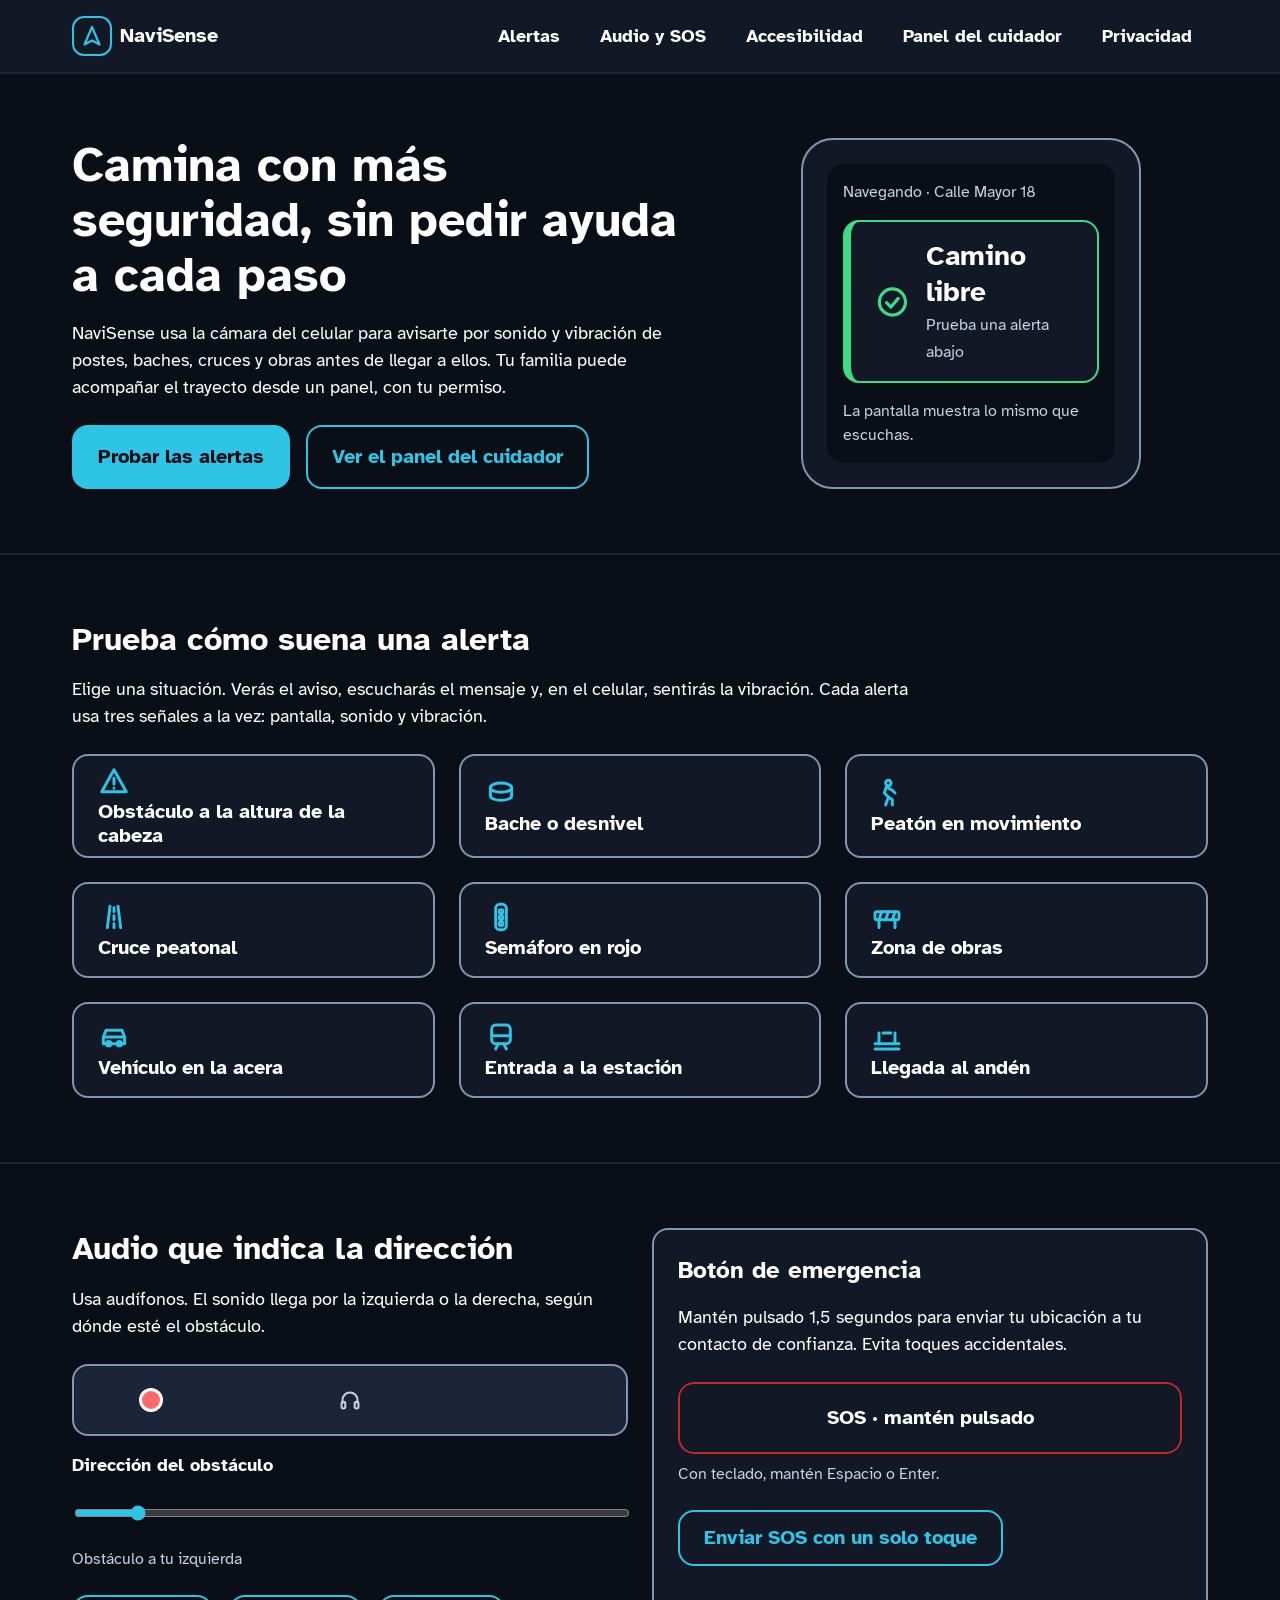
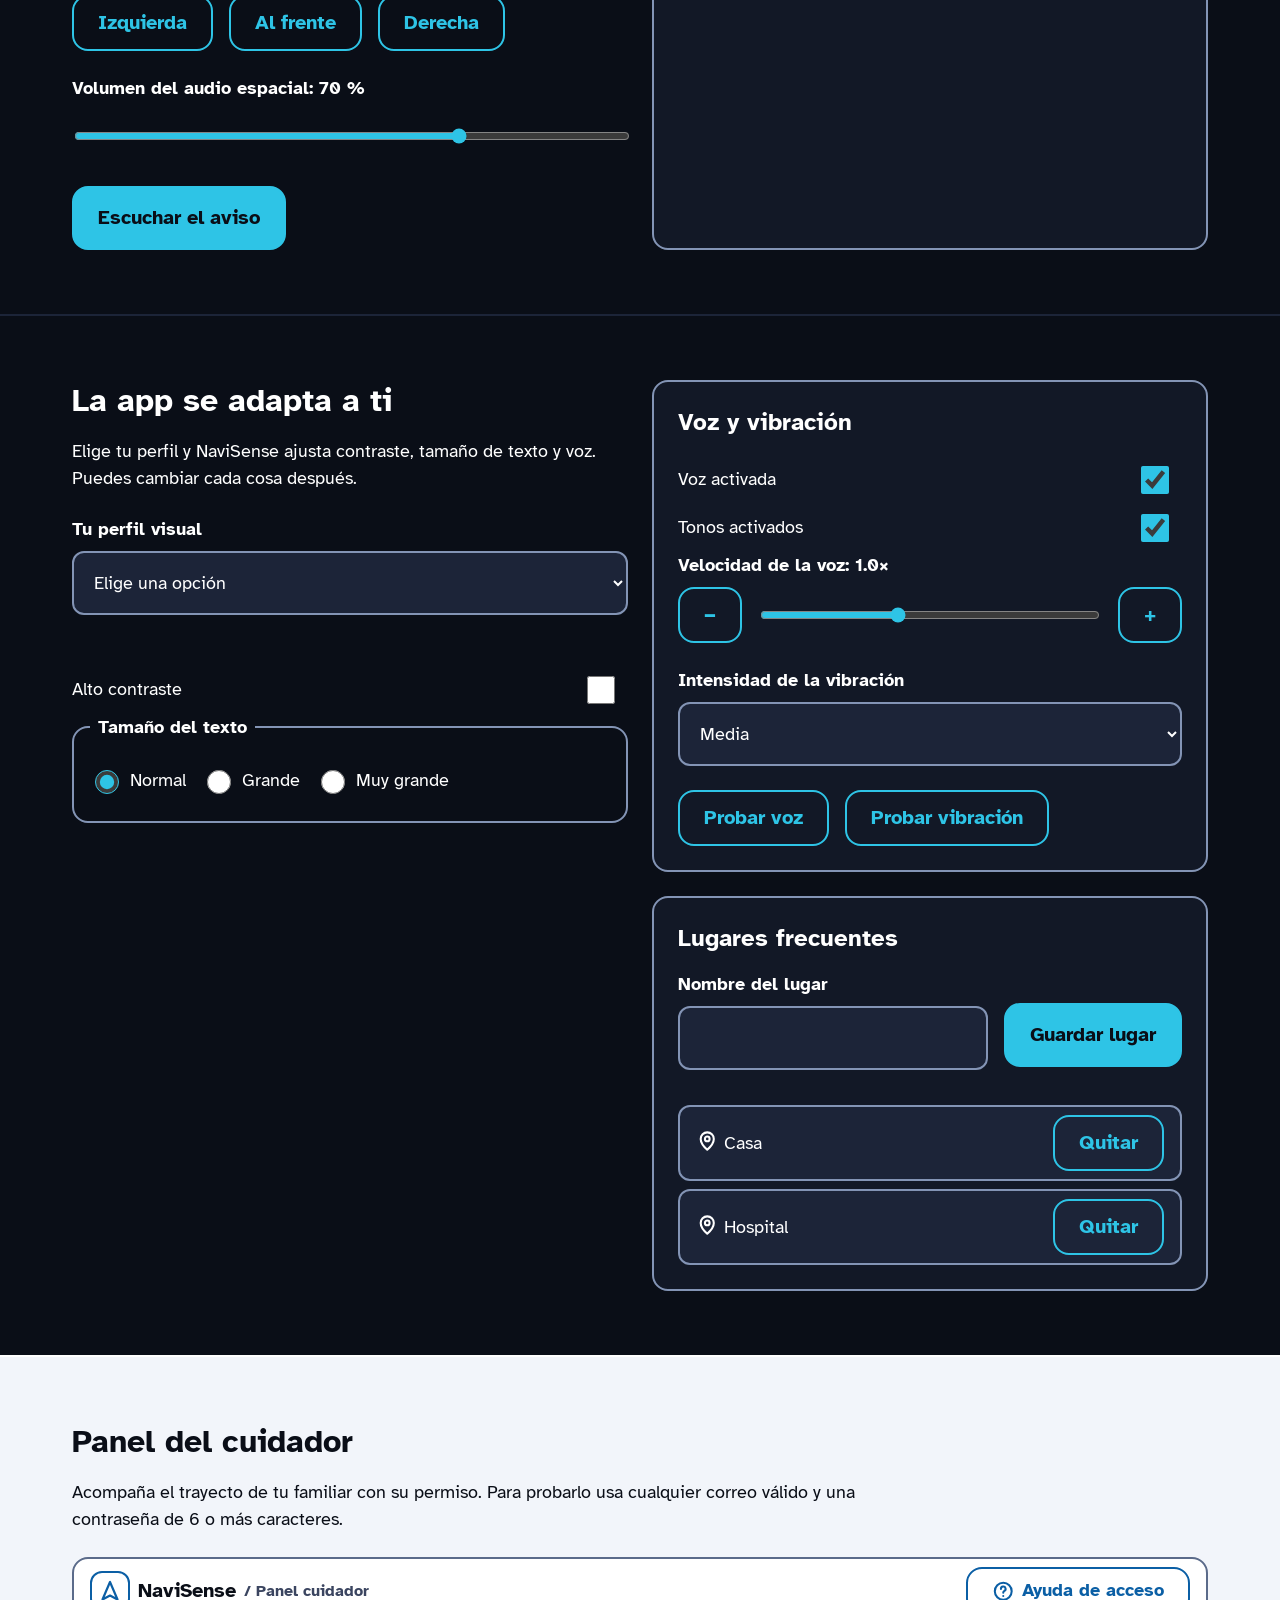
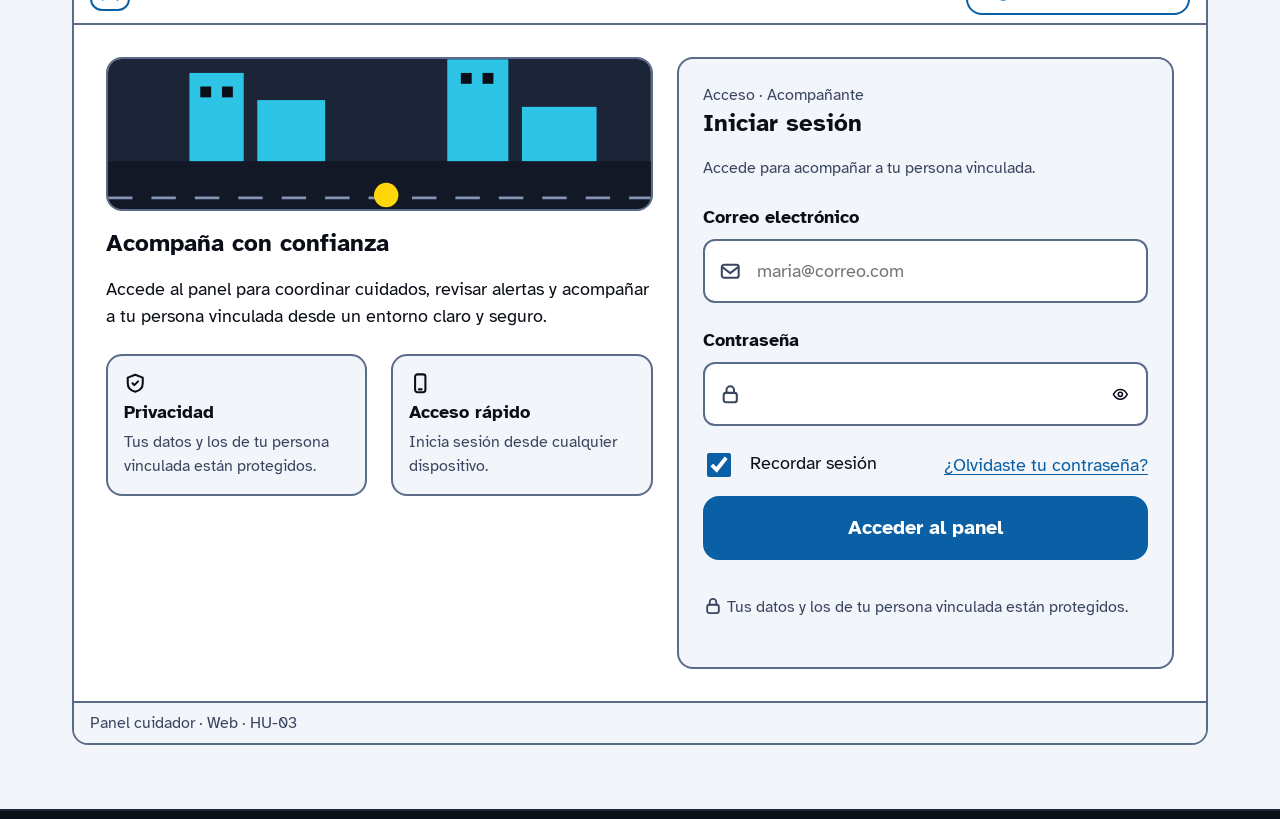
<file: navisense-landing (2)/navisense-landing/index.html>
<!DOCTYPE html>
<html lang="es">
<head>
  <meta charset="utf-8">
  <meta http-equiv="refresh" content="0; url=pages/index.html">
  <title>NaviSense</title>
</head>
<body><p><a href="pages/index.html">Ir a NaviSense</a></p></body>
</html>
</file>
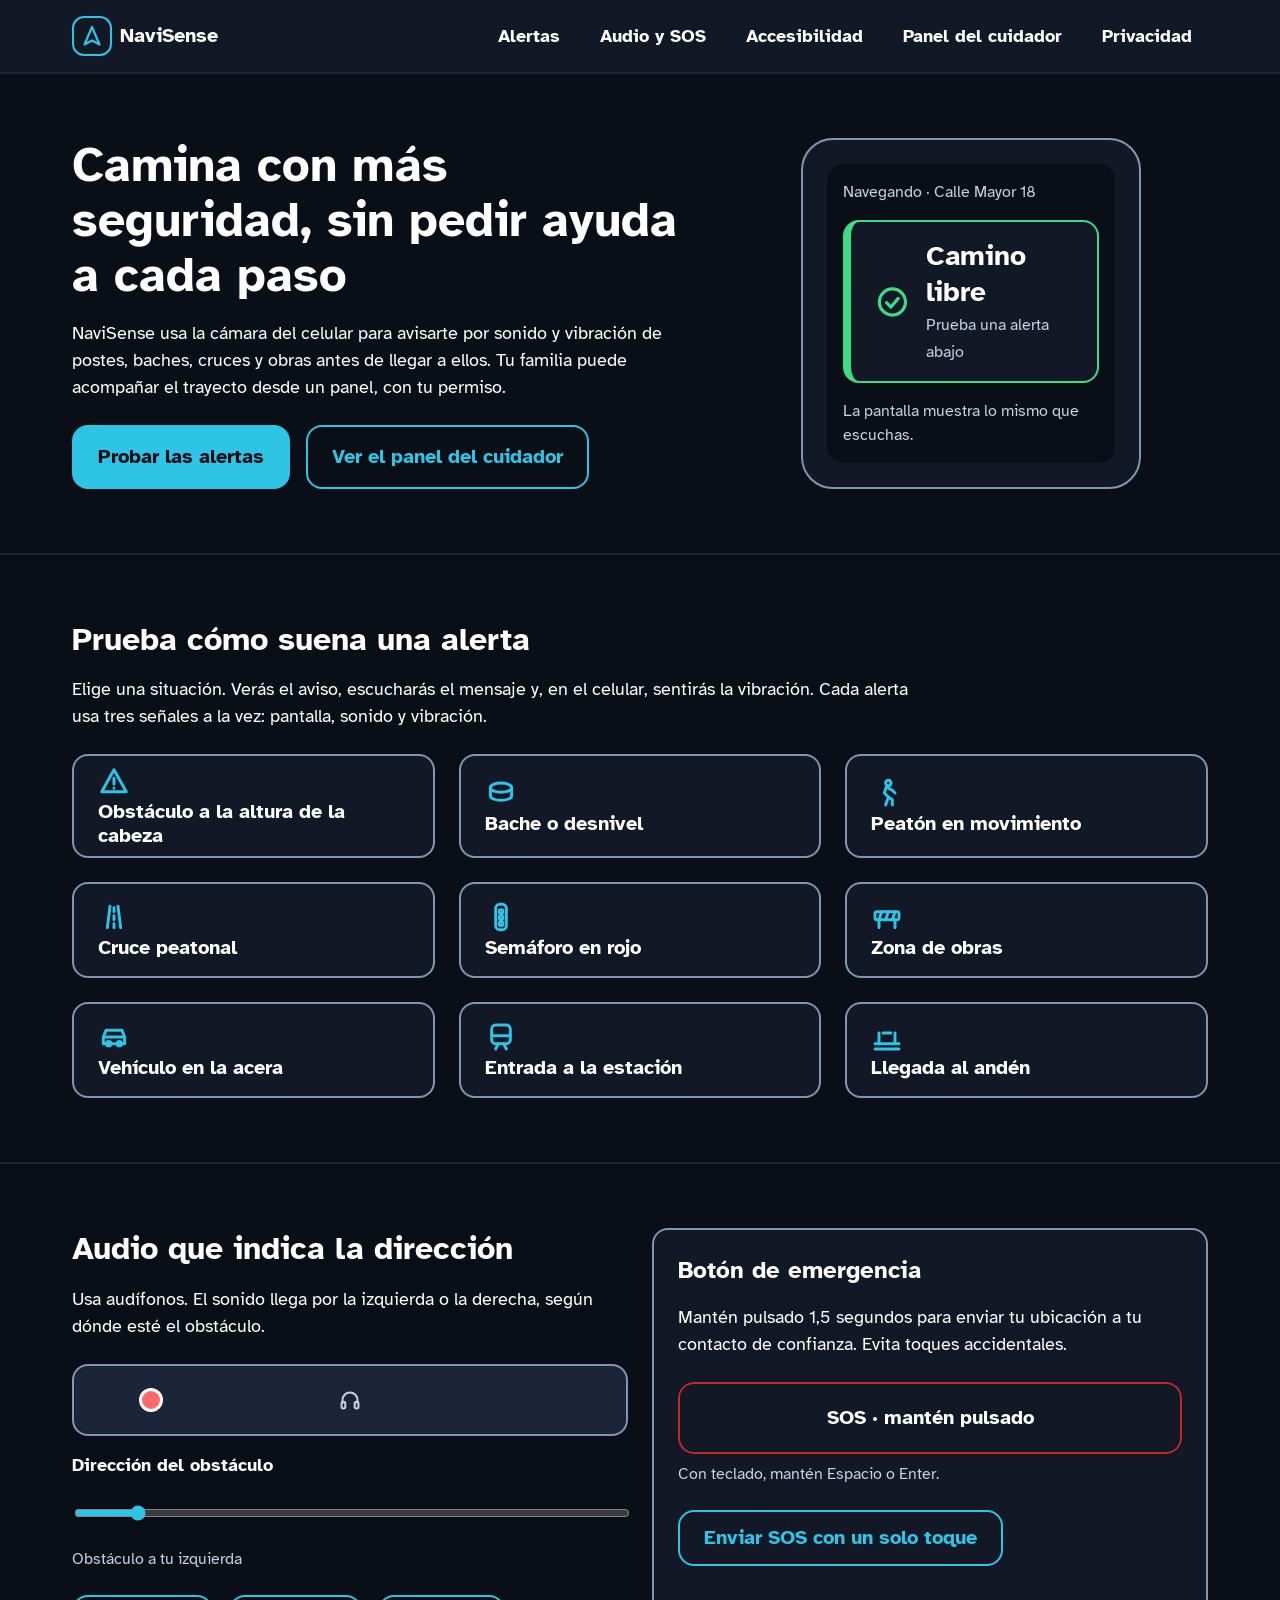
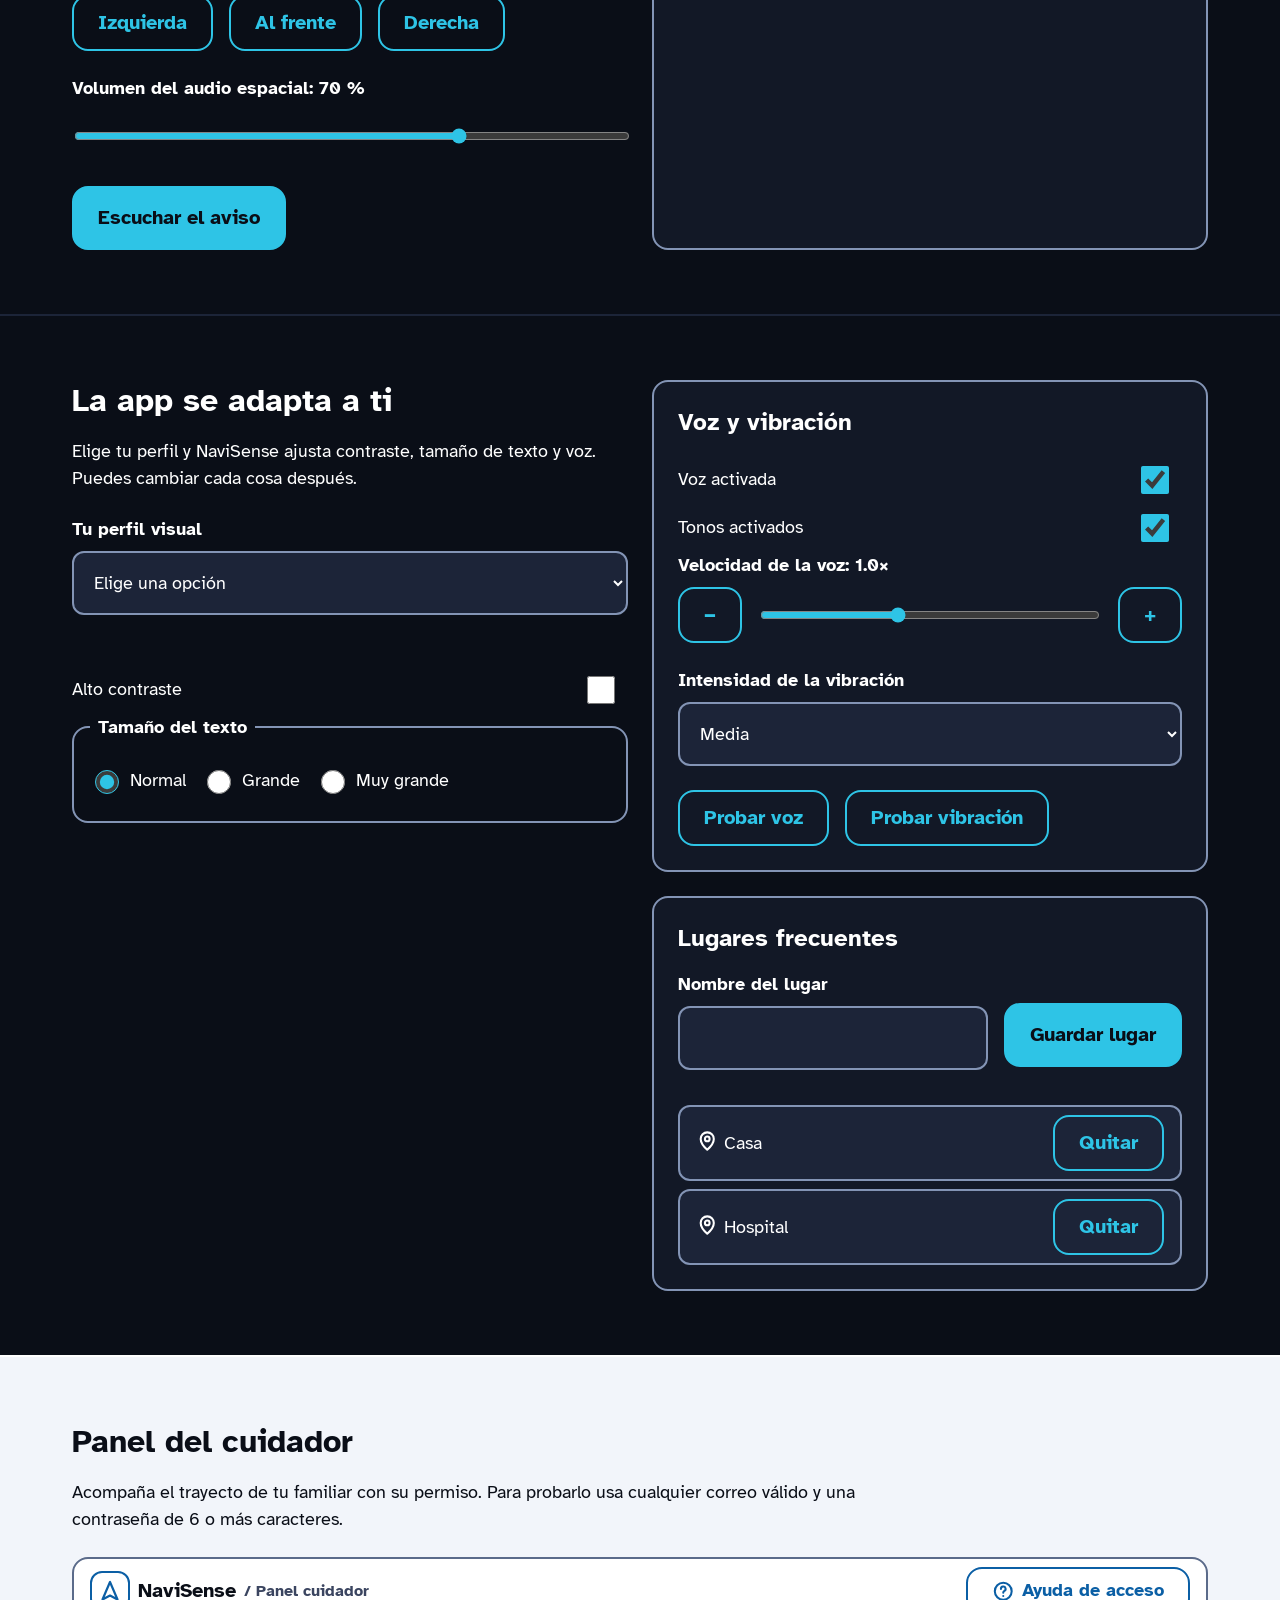
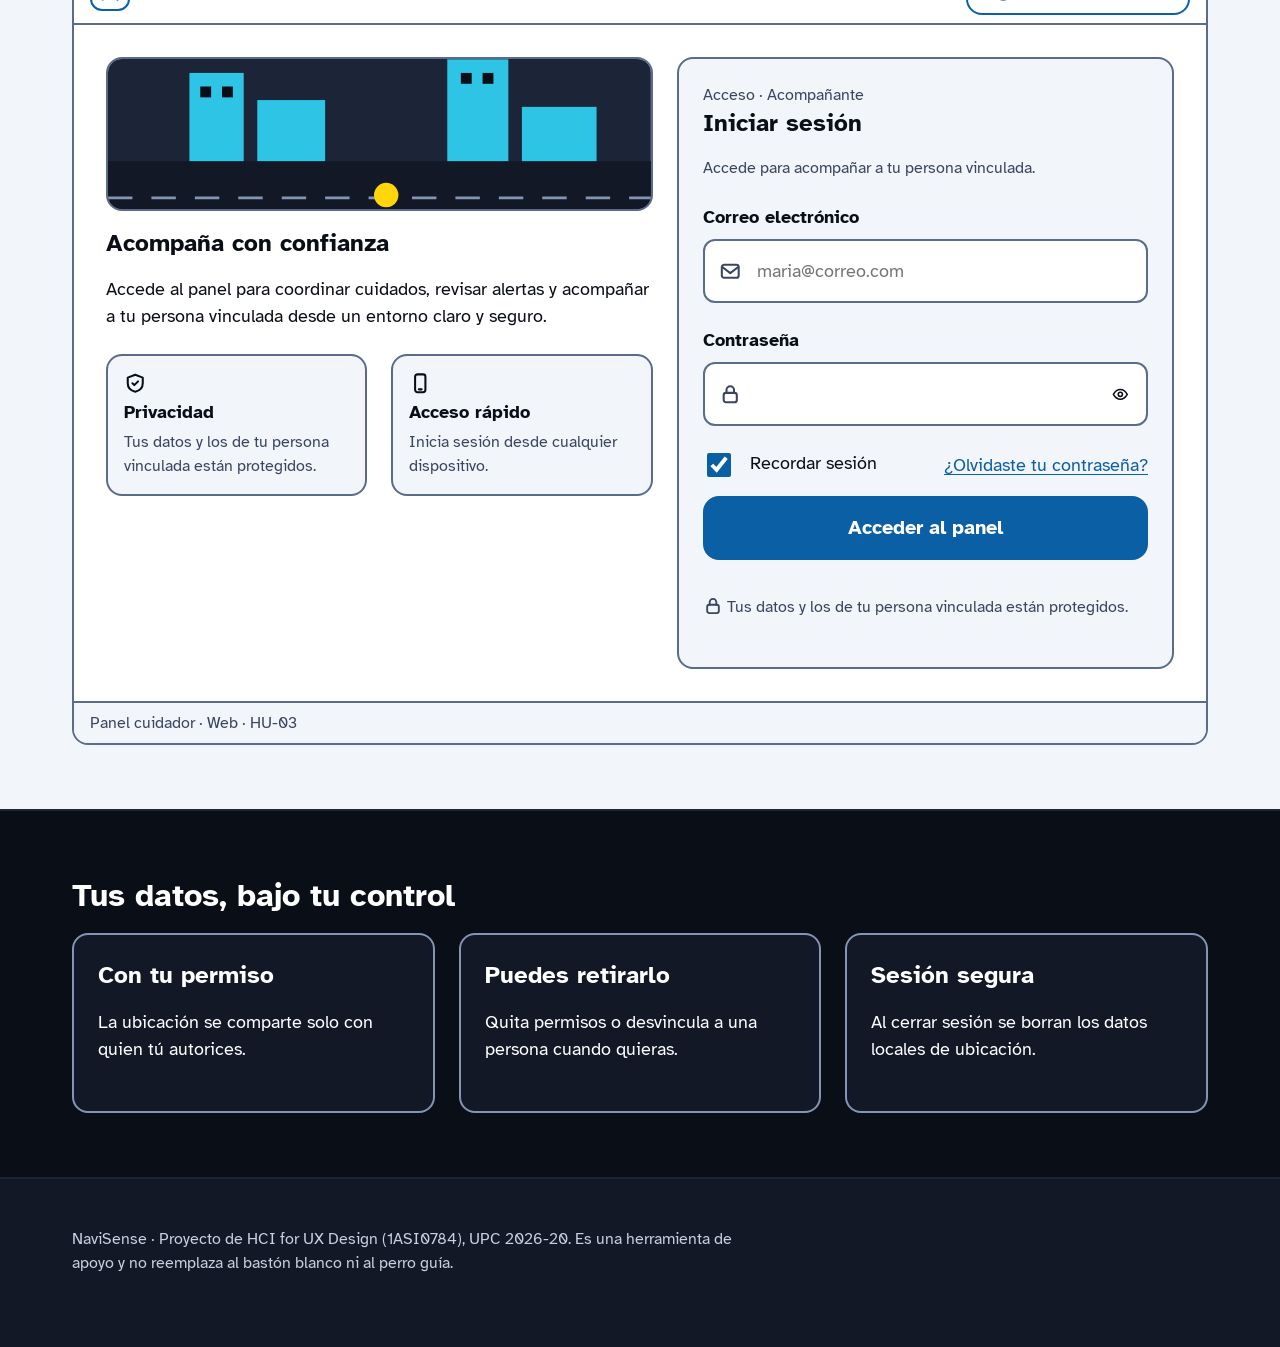
<file: navisense-landing (2)/navisense-landing/pages/index.html>
<!DOCTYPE html>
<html lang="es" data-contraste="normal" data-texto="normal">
<head>
  <meta charset="utf-8">
  <meta name="viewport" content="width=device-width, initial-scale=1">
  <title>NaviSense – Caminar con más seguridad y autonomía</title>
  <meta name="description" content="NaviSense avisa por audio y vibración de los obstáculos del camino, y permite a un familiar acompañar el trayecto.">
  <link rel="icon" href="../favicon.ico">
  <link rel="preconnect" href="https://fonts.googleapis.com">
  <link rel="preconnect" href="https://fonts.gstatic.com" crossorigin>
  <link href="https://fonts.googleapis.com/css2?family=Atkinson+Hyperlegible:wght@400;700&display=swap" rel="stylesheet">
  <link rel="stylesheet" href="../css/styles.css">
</head>
<body>
<svg width="0" height="0" style="position:absolute" aria-hidden="true" focusable="false"><defs><symbol id="i-logo" viewBox="0 0 24 24"><path d="M12 3 4.5 20.5 12 16.5l7.5 4z"/></symbol><symbol id="i-alerta" viewBox="0 0 24 24"><path d="M12 3.5 2.8 20h18.4L12 3.5z"/><path d="M12 10v4.5M12 17.5v.01"/></symbol><symbol id="i-bache" viewBox="0 0 24 24"><ellipse cx="12" cy="8" rx="8" ry="3.5"/><path d="M4 8v6c0 2 3.6 3.5 8 3.5s8-1.5 8-3.5V8"/></symbol><symbol id="i-peaton" viewBox="0 0 24 24"><circle cx="13" cy="4.5" r="2"/><path d="M11 21l2-6-3-3 1.5-4.5L16 10l2 2M13 15l3 2v4"/></symbol><symbol id="i-cruce" viewBox="0 0 24 24"><path d="M7 20 9 4M17 20 15 4M12 5v3M12 11v3M12 17v3"/></symbol><symbol id="i-semaforo" viewBox="0 0 24 24"><rect x="8" y="2.5" width="8" height="19" rx="3"/><circle cx="12" cy="8" r="1.4"/><circle cx="12" cy="12.5" r="1.4"/><circle cx="12" cy="17" r="1.4"/></symbol><symbol id="i-obras" viewBox="0 0 24 24"><rect x="3" y="8" width="18" height="6" rx="1.5"/><path d="M6 14v6M18 14v6M8 8l-2 6M13 8l-2 6M18 8l-2 6"/></symbol><symbol id="i-auto" viewBox="0 0 24 24"><path d="M4 17v-5l2-5h12l2 5v5zM4 12h16"/><circle cx="8" cy="17" r="1.6"/><circle cx="16" cy="17" r="1.6"/></symbol><symbol id="i-tren" viewBox="0 0 24 24"><rect x="5" y="3" width="14" height="14" rx="3"/><path d="M5 11h14M8 21l2-4M16 21l-2-4"/></symbol><symbol id="i-anden" viewBox="0 0 24 24"><path d="M3 17h18M6 17V9M18 17V9M9 9h6M3 21h18"/></symbol><symbol id="i-sos" viewBox="0 0 24 24"><circle cx="12" cy="12" r="9"/><text x="12" y="15" font-size="7.5" font-weight="700" text-anchor="middle" fill="currentColor" stroke="none">SOS</text></symbol><symbol id="i-bateria" viewBox="0 0 24 24"><rect x="3" y="7" width="16" height="10" rx="2"/><path d="M21 10v4M6.5 10v4M10 10v4"/></symbol><symbol id="i-pin" viewBox="0 0 24 24"><path d="M12 21s7-6.2 7-11.5A7 7 0 0 0 5 9.5C5 14.8 12 21 12 21z"/><circle cx="12" cy="9.5" r="2.5"/></symbol><symbol id="i-casa" viewBox="0 0 24 24"><path d="M3 11l9-7 9 7M5 10v10h14V10M10 20v-6h4v6"/></symbol><symbol id="i-escudo" viewBox="0 0 24 24"><path d="M12 3l8 3v6c0 5-3.5 8-8 9-4.5-1-8-4-8-9V6l8-3z"/><path d="M9 12l2 2 4-4"/></symbol><symbol id="i-check" viewBox="0 0 24 24"><circle cx="12" cy="12" r="9"/><path d="M8 12.5l3 3 5-6"/></symbol><symbol id="i-usuario" viewBox="0 0 24 24"><circle cx="12" cy="8" r="4"/><path d="M4 21c1-4 4-6 8-6s7 2 8 6"/></symbol><symbol id="i-usuarios" viewBox="0 0 24 24"><circle cx="9" cy="8" r="3.5"/><path d="M2.5 20c.7-3.5 3-5 6.5-5s5.8 1.5 6.5 5M16 4.7a3.5 3.5 0 0 1 0 6.6M18 15c2 .6 3.2 2.3 3.5 5"/></symbol><symbol id="i-telefono" viewBox="0 0 24 24"><path d="M5 4h4l2 5-2.5 1.5a11 11 0 0 0 5 5L15 13l5 2v4a2 2 0 0 1-2 2A16 16 0 0 1 3 6a2 2 0 0 1 2-2z"/></symbol><symbol id="i-movil" viewBox="0 0 24 24"><rect x="6.5" y="2.5" width="11" height="19" rx="2.5"/><path d="M10.5 18.5h3"/></symbol><symbol id="i-campana" viewBox="0 0 24 24"><path d="M6 17v-6a6 6 0 0 1 12 0v6l2 2H4l2-2zM10 21.5h4"/></symbol><symbol id="i-engranaje" viewBox="0 0 24 24"><circle cx="12" cy="12" r="3.2"/><path d="M12 2.5v3M12 18.5v3M2.5 12h3M18.5 12h3M5.3 5.3l2.1 2.1M16.6 16.6l2.1 2.1M5.3 18.7l2.1-2.1M16.6 7.4l2.1-2.1"/></symbol><symbol id="i-nube" viewBox="0 0 24 24"><path d="M7 18a4.5 4.5 0 0 1-.5-9A6 6 0 0 1 18 10a4 4 0 0 1 0 8H7z"/><path d="M9 13.5l2 2 4-4"/></symbol><symbol id="i-brujula" viewBox="0 0 24 24"><circle cx="12" cy="12" r="9"/><path d="M15.5 8.5l-2 5-5 2 2-5 5-2z"/></symbol><symbol id="i-ojo" viewBox="0 0 24 24"><path d="M2 12s4-7 10-7 10 7 10 7-4 7-10 7S2 12 2 12z"/><circle cx="12" cy="12" r="3"/></symbol><symbol id="i-correo" viewBox="0 0 24 24"><rect x="3" y="5" width="18" height="14" rx="2.5"/><path d="M3.5 7.5 12 14l8.5-6.5"/></symbol><symbol id="i-candado" viewBox="0 0 24 24"><rect x="5" y="10.5" width="14" height="10" rx="2.5"/><path d="M8 10.5V7.5a4 4 0 0 1 8 0v3"/></symbol><symbol id="i-ayuda" viewBox="0 0 24 24"><circle cx="12" cy="12" r="9"/><path d="M9.5 9.5a2.5 2.5 0 1 1 3.5 2.3c-.7.4-1 .9-1 1.7M12 17v.01"/></symbol><symbol id="i-info" viewBox="0 0 24 24"><circle cx="12" cy="12" r="9"/><path d="M12 11v6M12 7.5v.01"/></symbol><symbol id="i-resumen" viewBox="0 0 24 24"><rect x="3.5" y="3.5" width="7" height="7" rx="1.8"/><rect x="13.5" y="3.5" width="7" height="7" rx="1.8"/><rect x="3.5" y="13.5" width="7" height="7" rx="1.8"/><rect x="13.5" y="13.5" width="7" height="7" rx="1.8"/></symbol><symbol id="i-audifonos" viewBox="0 0 24 24"><path d="M4 15v-3a8 8 0 0 1 16 0v3"/><rect x="3" y="14" width="4" height="7" rx="1.8"/><rect x="17" y="14" width="4" height="7" rx="1.8"/></symbol></defs></svg>
<a class="saltar" href="#contenido">Saltar al contenido</a>
<header class="cabecera">
  <div class="contenedor">
    <a class="marca" href="#inicio"><span class="marca-icono" aria-hidden="true"><svg class="ic" aria-hidden="true"><use href="#i-logo"/></svg></span> NaviSense</a>
    <button class="btn btn-secundario nav-toggle" id="nav-toggle" aria-expanded="false" aria-controls="nav">Menú</button>
    <nav class="nav" id="nav" aria-label="Principal">
      <ul>
        <li><a href="#como-funciona">Alertas</a></li>
        <li><a href="#audio">Audio y SOS</a></li>
        <li><a href="#accesibilidad">Accesibilidad</a></li>
        <li><a href="#panel">Panel del cuidador</a></li>
        <li><a href="#privacidad">Privacidad</a></li>
      </ul>
    </nav>
  </div>
</header>
<div id="anuncios" class="solo-lectores" role="status" aria-live="polite"></div>

<main id="contenido">
<section class="hero" id="inicio" aria-labelledby="t-hero">
  <div class="contenedor hero-grid">
    <div>
      <h1 id="t-hero">Camina con más seguridad, sin pedir ayuda a cada paso</h1>
      <p>NaviSense usa la cámara del celular para avisarte por sonido y vibración de postes, baches, cruces y obras antes de llegar a ellos. Tu familia puede acompañar el trayecto desde un panel, con tu permiso.</p>
      <div class="acciones">
        <a class="btn btn-principal" href="#como-funciona">Probar las alertas</a>
        <a class="btn btn-secundario" href="#panel">Ver el panel del cuidador</a>
      </div>
    </div>
    <div class="telefono" aria-label="Vista previa de la app">
      <div class="pantalla">
        <p class="apoyo" style="margin:0">Navegando · Calle Mayor 18</p>
        <div id="tel-alerta" class="alerta alerta-exito"><span class="icono" aria-hidden="true"><svg class="ic" aria-hidden="true"><use href="#i-check"/></svg></span><div><strong>Camino libre</strong><span class="apoyo">Prueba una alerta abajo</span></div></div>
        <p class="apoyo" style="margin:0">La pantalla muestra lo mismo que escuchas.</p>
      </div>
    </div>
  </div>
</section>

<section class="seccion" id="como-funciona" aria-labelledby="t-alertas" data-hu="HU-09 HU-10 HU-11 HU-12 HU-13 HU-16 HU-17 HU-36 HU-37">
  <div class="contenedor">
    <h2 id="t-alertas">Prueba cómo suena una alerta</h2>
    <p>Elige una situación. Verás el aviso, escucharás el mensaje y, en el celular, sentirás la vibración. Cada alerta usa tres señales a la vez: pantalla, sonido y vibración.</p>
    <div class="grid grid-3" id="escenarios"></div>
    <div id="alerta-activa" class="alerta alerta-info" style="margin-top:var(--s3)" hidden></div>
  </div>
</section>

<section class="seccion" id="audio" aria-labelledby="t-audio" data-hu="HU-19 HU-24">
  <div class="contenedor grid">
    <div>
      <h2 id="t-audio">Audio que indica la dirección</h2>
      <p>Usa audífonos. El sonido llega por la izquierda o la derecha, según dónde esté el obstáculo.</p>
      <div class="radar" aria-hidden="true"><svg class="ic radar-ic" aria-hidden="true"><use href="#i-audifonos"/></svg><span class="punto" id="punto"></span></div>
      <div class="campo">
        <label for="dir">Dirección del obstáculo</label>
        <input type="range" id="dir" min="-1" max="1" step="0.1" value="-0.8" aria-describedby="dir-txt">
        <span class="apoyo" id="dir-txt"></span>
      </div>
      <div class="fila" role="group" aria-label="Direcciones rápidas">
        <button class="btn btn-secundario" data-dir="-0.8">Izquierda</button>
        <button class="btn btn-secundario" data-dir="0">Al frente</button>
        <button class="btn btn-secundario" data-dir="0.8">Derecha</button>
      </div>
      <div class="campo" style="margin-top:var(--s3)">
        <label for="volumen">Volumen del audio espacial: <span id="vol-txt">70 %</span></label>
        <input type="range" id="volumen" min="0" max="100" step="5" value="70">
      </div>
      <button class="btn btn-principal" id="btn-dir">Escuchar el aviso</button>
    </div>
    <div class="tarjeta">
      <h3>Botón de emergencia</h3>
      <p>Mantén pulsado 1,5 segundos para enviar tu ubicación a tu contacto de confianza. Evita toques accidentales.</p>
      <div class="sos-caja"><span class="sos-barra" id="sos-barra"></span>
        <button class="btn btn-panico" id="btn-sos" aria-describedby="sos-ayuda">SOS · mantén pulsado</button></div>
      <p class="apoyo" id="sos-ayuda" style="margin-top:var(--s1)">Con teclado, mantén Espacio o Enter.</p>
      <button class="btn btn-secundario" id="btn-sos-alt">Enviar SOS con un solo toque</button>
      <p class="msg" id="msg-sos-demo"></p>
    </div>
  </div>
</section>

<section class="seccion" id="accesibilidad" aria-labelledby="t-acc" data-hu="HU-02 HU-26 HU-27 HU-29">
  <div class="contenedor grid">
    <div>
      <h2 id="t-acc">La app se adapta a ti</h2>
      <p>Elige tu perfil y NaviSense ajusta contraste, tamaño de texto y voz. Puedes cambiar cada cosa después.</p>
      <div class="campo"><label for="perfil">Tu perfil visual</label>
        <select id="perfil"><option value="">Elige una opción</option><option value="ciego">Ceguera total</option><option value="baja">Baja visión moderada</option><option value="leve">Baja visión leve</option></select></div>
      <p class="msg" id="msg-perfil"></p>
      <div class="interruptor"><label for="contraste">Alto contraste</label><input type="checkbox" id="contraste" role="switch" data-switch></div>
      <fieldset><legend>Tamaño del texto</legend><div class="opciones">
        <label><input type="radio" name="texto" value="normal" checked> Normal</label>
        <label><input type="radio" name="texto" value="grande"> Grande</label>
        <label><input type="radio" name="texto" value="muy-grande"> Muy grande</label></div></fieldset>
    </div>
    <div>
      <div class="tarjeta" style="margin-bottom:var(--s3)">
        <h3>Voz y vibración</h3>
        <div class="interruptor"><label for="voz-on">Voz activada</label><input type="checkbox" id="voz-on" role="switch" checked data-switch></div>
        <div class="interruptor"><label for="sonido">Tonos activados</label><input type="checkbox" id="sonido" role="switch" checked data-switch></div>
        <div class="campo"><label for="rate">Velocidad de la voz: <span id="rate-txt">1.0×</span></label>
          <div class="fila"><button class="btn btn-secundario" data-rate="-0.1" aria-label="Voz más lenta">−</button>
          <input type="range" id="rate" min="0.6" max="1.6" step="0.1" value="1" style="flex:1;min-width:120px"><button class="btn btn-secundario" data-rate="0.1" aria-label="Voz más rápida">+</button></div></div>
        <div class="campo"><label for="haptica">Intensidad de la vibración</label>
          <select id="haptica"><option value="0.5">Suave</option><option value="1" selected>Media</option><option value="1.5">Fuerte</option></select></div>
        <div class="fila"><button class="btn btn-secundario" id="probar-voz">Probar voz</button><button class="btn btn-secundario" id="probar-vib">Probar vibración</button></div>
      </div>
      <div class="tarjeta">
        <h3>Lugares frecuentes</h3>
        <form id="form-lugar" novalidate class="fila" style="align-items:flex-start">
          <div class="campo" style="flex:1;min-width:160px;margin:0"><label for="lugar">Nombre del lugar</label><input id="lugar" maxlength="40" autocomplete="off"></div>
          <button class="btn btn-principal" style="margin-top:32px" type="submit">Guardar lugar</button>
        </form>
        <p class="msg" id="msg-lugar" role="status"></p>
        <ul class="lista" id="lista-lugares"></ul>
      </div>
    </div>
  </div>
</section>

<section class="seccion tema-claro" id="panel" aria-labelledby="t-panel" style="background:var(--superficie-1);color:var(--texto)"
  data-hu="HU-03 HU-04 HU-05 HU-06 HU-08 HU-22 HU-23 HU-31 HU-32 HU-33 HU-34 HU-35 HU-46 HU-47 HU-48">
  <div class="contenedor">
    <h2 id="t-panel">Panel del cuidador</h2>
    <p>Acompaña el trayecto de tu familiar con su permiso. Para probarlo usa cualquier correo válido y una contraseña de 6 o más caracteres.</p>
    <div class="app">
      <div class="app-top">
        <span class="marca"><span class="marca-icono" aria-hidden="true"><svg class="ic" aria-hidden="true"><use href="#i-logo"/></svg></span> NaviSense <span class="apoyo">/ Panel cuidador</span></span>
        <span class="app-acciones">
          <button class="btn btn-secundario" id="btn-ayuda"><svg class="ic" aria-hidden="true"><use href="#i-ayuda"/></svg> Ayuda de acceso</button>
          <span id="top-user" hidden>María López · Acompañante</span>
          <button class="btn btn-secundario" id="btn-salir" hidden>Cerrar sesión</button>
        </span>
      </div>

      <div id="login-vista" class="login">
        <div class="login-info">
          <div class="ilustracion" role="img" aria-label="Ilustración de una calle con cruce peatonal">
            <svg viewBox="0 0 400 150" preserveAspectRatio="xMidYMid slice"><rect width="400" height="150" fill="#1C2438"/><rect y="95" width="400" height="55" fill="#121826"/><path d="M0 122h400" stroke="#8394B5" stroke-width="2" stroke-dasharray="18 14"/><g fill="#2EC4E6"><rect x="60" y="30" width="40" height="65"/><rect x="110" y="50" width="50" height="45"/><rect x="250" y="20" width="45" height="75"/><rect x="305" y="55" width="55" height="40"/></g><g fill="#0A0E17"><rect x="68" y="40" width="8" height="8"/><rect x="84" y="40" width="8" height="8"/><rect x="260" y="30" width="8" height="8"/><rect x="276" y="30" width="8" height="8"/></g><circle cx="205" cy="120" r="9" fill="#FFD60A"/></svg>
          </div>
          <h3>Acompaña con confianza</h3>
          <p>Accede al panel para coordinar cuidados, revisar alertas y acompañar a tu persona vinculada desde un entorno claro y seguro.</p>
          <div class="grid" style="grid-template-columns:repeat(auto-fit,minmax(180px,1fr))">
            <div class="mini"><svg class="ic" aria-hidden="true"><use href="#i-escudo"/></svg><strong>Privacidad</strong><span class="apoyo">Tus datos y los de tu persona vinculada están protegidos.</span></div>
            <div class="mini"><svg class="ic" aria-hidden="true"><use href="#i-movil"/></svg><strong>Acceso rápido</strong><span class="apoyo">Inicia sesión desde cualquier dispositivo.</span></div>
          </div>
        </div>
        <div class="tarjeta login-form">
          <p class="apoyo" style="margin:0">Acceso · Acompañante</p>
          <h3>Iniciar sesión</h3>
          <p class="apoyo">Accede para acompañar a tu persona vinculada.</p>
          <form id="form-login" novalidate>
            <div class="campo"><label for="email">Correo electrónico</label>
              <div class="entrada"><svg class="ic" aria-hidden="true"><use href="#i-correo"/></svg><input id="email" type="email" autocomplete="email" placeholder="maria@correo.com" aria-describedby="e-email"></div>
              <span class="error" id="e-email">Escribe un correo válido, por ejemplo maria@correo.com.</span></div>
            <div class="campo"><label for="clave">Contraseña</label>
              <div class="entrada"><svg class="ic" aria-hidden="true"><use href="#i-candado"/></svg><input id="clave" type="password" autocomplete="current-password" aria-describedby="e-clave">
                <button type="button" class="ojo" id="ver-clave" aria-label="Mostrar contraseña" aria-pressed="false"><svg class="ic" aria-hidden="true"><use href="#i-ojo"/></svg></button></div>
              <span class="error" id="e-clave">La contraseña debe tener al menos 6 caracteres.</span></div>
            <div class="fila" style="justify-content:space-between;margin-bottom:var(--s2)">
              <label class="opciones"><input type="checkbox" id="recordar" checked> Recordar sesión</label>
              <a href="#panel" id="olvide">¿Olvidaste tu contraseña?</a></div>
            <button class="btn btn-principal" type="submit" style="width:100%">Acceder al panel</button>
          </form>
          <p class="msg" id="msg-login" role="status"></p>
          <p class="apoyo"><svg class="ic" aria-hidden="true"><use href="#i-candado"/></svg> Tus datos y los de tu persona vinculada están protegidos.</p>
        </div>
      </div>

      <div id="panel-vista" class="app-body" hidden>
        <aside class="app-side">
          <p class="apoyo" style="margin:0 0 var(--s1)">Acompañamiento</p>
          <div class="tabs" role="tablist" aria-orientation="vertical" aria-label="Secciones del panel"><button class="tab" role="tab" id="tab-resumen" aria-selected="true" aria-controls="p-resumen"><svg class="ic" aria-hidden="true"><use href="#i-resumen"/></svg><span>Resumen</span></button><button class="tab" role="tab" id="tab-alertas" aria-selected="false" tabindex="-1" aria-controls="p-alertas"><svg class="ic" aria-hidden="true"><use href="#i-campana"/></svg><span>Alertas y geocerca</span></button><button class="tab" role="tab" id="tab-personas" aria-selected="false" tabindex="-1" aria-controls="p-personas"><svg class="ic" aria-hidden="true"><use href="#i-usuarios"/></svg><span>Personas vinculadas</span></button><button class="tab" role="tab" id="tab-config" aria-selected="false" tabindex="-1" aria-controls="p-config"><svg class="ic" aria-hidden="true"><use href="#i-engranaje"/></svg><span>Configuración</span></button></div>
          <div class="side-user"><strong>Carlos López</strong><span class="apoyo">Conectado · hace 5 s</span></div>
          <p class="apoyo" style="margin:var(--s2) 0 0"><svg class="ic" aria-hidden="true"><use href="#i-candado"/></svg> Sesión protegida</p>
        </aside>
        <div class="app-main">
          <div id="banner-sos" role="alert"></div>
          <div role="tabpanel" id="p-resumen" aria-labelledby="tab-resumen">
        <h3 id="t-panel-sesion" tabindex="-1" style="margin-bottom:4px">Resumen de acompañamiento</h3>
        <p class="apoyo">Carlos López · Seguimiento en tiempo real</p>
        <div class="stats">
          <div class="stat"><span class="apoyo"><svg class="ic" aria-hidden="true"><use href="#i-peaton"/></svg> Estado actual</span><strong>En tránsito</strong></div>
          <div class="stat"><span class="apoyo"><svg class="ic" aria-hidden="true"><use href="#i-bateria"/></svg> Batería del dispositivo</span><strong id="bat">85%</strong><span class="chip chip-exito" id="bat-chip"></span></div>
          <div class="stat"><span class="apoyo"><svg class="ic" aria-hidden="true"><use href="#i-brujula"/></svg> Conexión GPS</span><strong>Señal estable</strong></div>
        </div>
        <div class="resumen-grid">
          <div class="tarjeta"><h3>Ubicación en vivo</h3>
            <div class="mapa" role="img" aria-label="Mapa simulado con la ubicación de Carlos"><span class="casa" aria-hidden="true"><svg class="ic" aria-hidden="true"><use href="#i-casa"/></svg></span><span class="pin" id="pin" aria-hidden="true"><svg class="ic" aria-hidden="true"><use href="#i-pin"/></svg></span></div>
            <div class="interruptor" style="margin-top:var(--s2)"><label for="compartir">Compartir ubicación</label><span><span class="est"></span> <input type="checkbox" id="compartir" role="switch" checked data-switch></span></div>
            <p class="apoyo" id="estado-ubic"></p>
            <button class="btn btn-secundario" id="btn-actualizar">Actualizar estado</button></div>
          <div class="tarjeta"><h3>Eventos recientes</h3><ul class="lista" id="lista-eventos"></ul></div>
        </div>
      </div>

      <!-- Alertas y geocerca: HU-32, HU-33, HU-34, HU-35 -->
      <div role="tabpanel" id="p-alertas" aria-labelledby="tab-alertas" hidden>
        <div class="grid-panel">
          <div class="tarjeta"><h3>Notificaciones de pánico</h3><div id="sos-card"></div><p class="msg" id="msg-sos" role="status"></p></div>
          <div class="tarjeta"><h3>Perímetro seguro</h3>
            <div class="mapa" role="img" aria-label="Mapa simulado del perímetro seguro" style="height:180px"><span class="geo" id="geo-circulo"></span><span class="casa" aria-hidden="true"><svg class="ic" aria-hidden="true"><use href="#i-casa"/></svg></span></div>
            <div class="campo" style="margin-top:var(--s2)"><label for="radio">Radio: <span id="radio-txt">500 m</span></label>
              <input type="range" id="radio" min="100" max="2000" step="50" value="500"></div>
            <div class="campo"><label for="radio-n">Radio en metros (100 a 2000)</label><input id="radio-n" type="number" min="100" max="2000" step="50" value="500"></div>
            <div class="fila"><button class="btn btn-principal" id="guardar-geo">Guardar perímetro</button><button class="btn btn-secundario" id="simular-salida">Simular salida</button></div>
            <p class="msg" id="msg-geo" role="status"></p></div>
        </div>
        <div class="tarjeta" style="margin-top:var(--s3)"><h3>Historial de alertas</h3>
          <div class="fila" role="group" aria-label="Filtrar por tipo" style="margin-bottom:var(--s2)">
            <button class="btn btn-secundario" data-filtro="todos" aria-pressed="true">Todos</button>
            <button class="btn btn-secundario" data-filtro="panico" aria-pressed="false">Pánico</button>
            <button class="btn btn-secundario" data-filtro="perimetro" aria-pressed="false">Perímetro</button>
            <button class="btn btn-secundario" data-filtro="obstaculo" aria-pressed="false">Obstáculos</button></div>
          <ul class="lista" id="lista-historial"></ul></div>
        <form class="tarjeta" id="form-notif" novalidate style="margin-top:var(--s3)"><fieldset style="border:0;padding:0;margin:0"><legend>¿Cómo quieres recibir los avisos?</legend>
          <div class="opciones"><label><input type="checkbox" name="canal" checked> Notificación push</label><label><input type="checkbox" name="canal"> Mensaje de texto</label><label><input type="checkbox" name="canal"> Correo</label></div></fieldset>
          <button class="btn btn-secundario" type="submit" style="margin-top:var(--s2)">Guardar canales</button><p class="msg" id="msg-notif" role="status"></p></form>
      </div>

      <!-- Personas: HU-06 -->
      <div role="tabpanel" id="p-personas" aria-labelledby="tab-personas" hidden>
        <div class="grid-panel">
          <div class="tarjeta"><h3>Personas vinculadas</h3><ul class="lista" id="lista-personas"><li><span><svg class="ic" aria-hidden="true"><use href="#i-usuario"/></svg> Carlos López · Vínculo activo</span></li></ul>
            <form id="form-vinculo" novalidate style="margin-top:var(--s2)"><div class="campo"><label for="codigo">Código de vinculación</label>
              <input id="codigo" placeholder="Ej. NS-482916" aria-describedby="e-codigo"><span class="error" id="e-codigo">El código tiene el formato NS-000000.</span></div>
              <button class="btn btn-principal" type="submit">Solicitar vinculación</button><p class="msg" id="msg-vinculo" role="status"></p></form></div>
          <div class="tarjeta"><h3>Contactos de emergencia</h3>
            <form id="form-contacto" novalidate><div class="campo"><label for="c-nombre">Nombre</label><input id="c-nombre" aria-describedby="e-cnombre"><span class="error" id="e-cnombre">Escribe el nombre del contacto.</span></div>
              <div class="campo"><label for="c-cel">Celular</label><input id="c-cel" inputmode="numeric" placeholder="987654321" aria-describedby="e-ccel"><span class="error" id="e-ccel">El celular tiene 9 dígitos y empieza con 9.</span></div>
              <button class="btn btn-principal" type="submit">Agregar contacto</button></form>
            <p class="msg" id="msg-contacto" role="status"></p><ul class="lista" id="lista-contactos"></ul></div>
        </div>
        <div class="tarjeta" style="margin-top:var(--s3)"><h3>Permisos que Carlos autorizó</h3>
          <div class="interruptor"><label for="perm1">Ubicación y seguimiento</label><span><span class="est"></span> <input type="checkbox" id="perm1" role="switch" checked data-switch></span></div>
          <div class="interruptor"><label for="perm2">Alertas y zona segura</label><span><span class="est"></span> <input type="checkbox" id="perm2" role="switch" checked data-switch></span></div>
          <div class="interruptor"><label for="perm3">Preferencias de navegación</label><span><span class="est"></span> <input type="checkbox" id="perm3" role="switch" checked data-switch></span></div>
          <button class="btn btn-secundario" id="desvincular" style="margin-top:var(--s2);border-color:var(--peligro);color:var(--peligro)">Desvincular</button><p class="msg" id="msg-desv" role="status"></p></div>
      </div>

      <!-- Configuración: HU-04, HU-05, HU-22, HU-46, HU-47 -->
      <div role="tabpanel" id="p-config" aria-labelledby="tab-config" hidden>
        <div class="grid-panel">
          <form class="tarjeta" id="form-config" novalidate><h3>Alertas y audio espacial</h3>
            <div class="interruptor"><label for="c-voz">Avisos de voz</label><span><span class="est"></span> <input type="checkbox" id="c-voz" role="switch" checked data-switch></span></div>
            <div class="interruptor"><label for="c-vib">Vibración</label><span><span class="est"></span> <input type="checkbox" id="c-vib" role="switch" checked data-switch></span></div>
            <div class="interruptor"><label for="c-ton">Tonos sonoros</label><span><span class="est"></span> <input type="checkbox" id="c-ton" role="switch" data-switch></span></div>
            <fieldset style="margin-top:var(--s2)"><legend>Sensibilidad de detección</legend><div class="opciones">
              <label><input type="radio" name="sens" value="Baja"> Baja</label><label><input type="radio" name="sens" value="Media" checked> Media</label><label><input type="radio" name="sens" value="Alta"> Alta</label></div></fieldset>
            <div class="campo"><label for="c-vol">Volumen: <span id="c-vol-txt">70 %</span></label><input type="range" id="c-vol" min="0" max="100" step="5" value="70"></div>
            <button class="btn btn-principal" type="submit" style="width:100%">Guardar preferencias</button><p class="msg" id="msg-config" role="status"></p></form>
          <div>
            <div class="tarjeta" style="margin-bottom:var(--s3)"><h3>Aviso de llegada</h3>
              <div class="interruptor"><label for="llegada">Notificación de voz al llegar</label><span><span class="est"></span> <input type="checkbox" id="llegada" role="switch" checked data-switch></span></div>
              <p class="apoyo" id="llegada-txt">Mensaje: «Has llegado a los alrededores de tu destino. Busca el acceso principal.»</p></div>
            <div class="tarjeta" style="margin-bottom:var(--s3)"><h3>Respaldo en la nube</h3>
              <div class="interruptor"><label for="nube">Respaldo automático</label><span><span class="est"></span> <input type="checkbox" id="nube" role="switch" checked data-switch></span></div>
              <p class="apoyo" id="nube-txt"></p></div>
            <div class="tarjeta"><h3>Sensores y brújula</h3><p>La calibración se hace en el celular de Carlos. Puedes enviarle la guía.</p>
              <button class="btn btn-secundario" id="enviar-guia">Enviar guía al móvil</button><p class="msg" id="msg-guia" role="status"></p></div>
          </div>
        </div>
      </div>
      </div>
      </div>
      <div class="app-pie" id="app-pie">Panel cuidador · Web · HU-03</div>
    </div>
  </div>
</section>

<section class="seccion" id="privacidad" aria-labelledby="t-priv">
  <div class="contenedor">
    <h2 id="t-priv">Tus datos, bajo tu control</h2>
    <div class="grid grid-3">
      <div class="tarjeta"><h3>Con tu permiso</h3><p>La ubicación se comparte solo con quien tú autorices.</p></div>
      <div class="tarjeta"><h3>Puedes retirarlo</h3><p>Quita permisos o desvincula a una persona cuando quieras.</p></div>
      <div class="tarjeta"><h3>Sesión segura</h3><p>Al cerrar sesión se borran los datos locales de ubicación.</p></div>
    </div>
  </div>
</section>
</main>

<footer class="pie"><div class="contenedor">
  <p class="apoyo">NaviSense · Proyecto de HCI for UX Design (1ASI0784), UPC 2026-20. Es una herramienta de apoyo y no reemplaza al bastón blanco ni al perro guía.</p>
</div></footer>
<script src="../js/main.js"></script>
</body>
</html>
</file>
<file: navisense-landing (2)/navisense-landing/css/styles.css>
/* NaviSense – Guía de estilos (Cap. IV, 4.1) como tokens CSS */

/* 1. Tokens: tema oscuro por defecto */
:root {
  --fondo: #0A0E17; --superficie-1: #121826; --superficie-2: #1C2438;
  --texto: #FFFFFF; --texto-secundario: #C7D0E2;
  --principal: #2EC4E6; --sobre-principal: #0A0E17;
  --exito: #3DDC84; --precaucion: #FFA31A; --peligro: #FF6B6B;
  --panico: #C62828; --foco: #FFD60A; --borde: #8394B5;

  --s1: 8px; --s2: 16px; --s3: 24px; --s4: 32px; --s6: 48px; --s8: 64px;
  --radio: 16px; --radio-campo: 12px; --borde-w: 2px; --foco-w: 3px; --tactil: 48px;
  --margen: 16px;

  --fuente: "Atkinson Hyperlegible", "Segoe UI", Roboto, "Helvetica Neue", Arial, sans-serif;
  --t-alerta: 1.75rem; --t-titulo: 2rem; --t-subtitulo: 1.5rem;
  --t-boton: 1.25rem; --t-cuerpo: 1.125rem; --t-apoyo: 1rem;
}

/* 2. Variantes de tema */
.tema-claro {
  --fondo: #FFFFFF; --superficie-1: #F2F5FA; --superficie-2: #FFFFFF;
  --texto: #0A0E17; --texto-secundario: #3B4560;
  --principal: #0B5FA5; --sobre-principal: #FFFFFF;
  --exito: #067647; --precaucion: #8A4B00; --peligro: #B42318; --panico: #B42318;
  --foco: #0050D0; --borde: #5B6B8A;
}
html[data-contraste="alto"], html[data-contraste="alto"] .tema-claro {
  --fondo: #000; --superficie-1: #000; --superficie-2: #000;
  --texto: #FFF; --texto-secundario: #FFF;
  --principal: #FFE600; --sobre-principal: #000;
  --exito: #5CFF9D; --peligro: #FF6B6B; --foco: #FFE600; --borde: #FFF;
}
html { font-size: 100%; scroll-behavior: smooth; }
html[data-texto="grande"] { font-size: 125%; }
html[data-texto="muy-grande"] { font-size: 150%; }

/* 3. Base */
*, *::before, *::after { box-sizing: border-box; }
body { margin: 0; background: var(--fondo); color: var(--texto); font-family: var(--fuente);
  font-size: var(--t-cuerpo); line-height: 1.5; text-align: left; font-style: normal; }
h1, h2, h3 { line-height: 1.3; margin: 0 0 var(--s2); font-weight: 700; }
h1 { font-size: clamp(2rem, 5vw, 3rem); line-height: 1.15; }
h2 { font-size: var(--t-titulo); }
h3 { font-size: var(--t-subtitulo); line-height: 1.4; }
p { margin: 0 0 var(--s3); max-width: 70ch; }
.apoyo { font-size: var(--t-apoyo); color: var(--texto-secundario); }
a { color: var(--principal); text-underline-offset: 3px; }
img, svg { max-width: 100%; height: auto; }
:focus-visible { outline: var(--foco-w) solid var(--foco); outline-offset: 2px; }
.solo-lectores { position: absolute; width: 1px; height: 1px; overflow: hidden; clip: rect(0 0 0 0); white-space: nowrap; }
.saltar { position: absolute; left: var(--s2); top: -100px; z-index: 100; background: var(--principal);
  color: var(--sobre-principal); padding: var(--s1) var(--s2); border-radius: var(--radio-campo); font-weight: 700; }
.saltar:focus { top: var(--s2); }

/* 4. Layout */
.contenedor { width: 100%; max-width: 1200px; margin-inline: auto; padding-inline: var(--margen); }
.seccion { padding-block: var(--s8); border-top: var(--borde-w) solid var(--superficie-2); }
.grid { display: grid; gap: var(--s3); grid-template-columns: 1fr; }

/* 5. Cabecera y navegación */
.cabecera { background: var(--superficie-1); border-bottom: var(--borde-w) solid var(--superficie-2); position: sticky; top: 0; z-index: 50; }
.cabecera .contenedor { display: flex; align-items: center; justify-content: space-between; gap: var(--s2); min-height: 72px; flex-wrap: wrap; }
.marca { display: inline-flex; align-items: center; gap: var(--s1); font-weight: 700; font-size: var(--t-boton);
  color: var(--texto); text-decoration: none; min-height: var(--tactil); }
.marca-icono { width: 40px; height: 40px; border: var(--borde-w) solid var(--principal); border-radius: 12px;
  display: grid; place-items: center; color: var(--principal); }
.nav { display: none; width: 100%; }
.nav.abierto { display: block; }
.nav ul { list-style: none; margin: 0; padding: 0 0 var(--s2); display: grid; gap: var(--s1); }
.nav a { display: flex; align-items: center; min-height: var(--tactil); padding-inline: var(--s2);
  color: var(--texto); text-decoration: none; border-radius: var(--radio-campo); font-weight: 700; }
.nav a:hover { background: var(--superficie-2); color: var(--principal); }

/* 6. Componentes */
.btn { display: inline-flex; align-items: center; justify-content: center; gap: var(--s1);
  min-height: var(--tactil); padding: var(--s1) var(--s3); font: 700 var(--t-boton)/1.2 var(--fuente);
  border-radius: var(--radio); border: var(--borde-w) solid var(--principal); cursor: pointer;
  text-decoration: none; transition: transform .1s; background: transparent; color: var(--principal); }
.btn-principal { background: var(--principal); color: var(--sobre-principal); min-height: 64px; }
.btn-secundario { min-height: 56px; }
.btn-panico { background: var(--panico); border-color: var(--panico); color: #fff; min-height: 72px; }
.btn:active { transform: scale(.98); }
.btn[disabled] { opacity: .6; cursor: not-allowed; border-color: var(--borde); }
.tarjeta { background: var(--superficie-1); border: var(--borde-w) solid var(--borde); border-radius: var(--radio); padding: var(--s3); }

/* Alertas: el color nunca viaja solo (icono + texto, principio P7) */
.alerta { display: flex; gap: var(--s2); align-items: center; background: var(--superficie-1);
  border: var(--borde-w) solid var(--borde); border-left-width: 8px; border-radius: var(--radio); padding: var(--s2) var(--s3); }
.alerta-peligro { border-color: var(--peligro); } .alerta-precaucion { border-color: var(--precaucion); }
.alerta-exito { border-color: var(--exito); } .alerta-info { border-color: var(--principal); }
.alerta strong { font-size: var(--t-alerta); line-height: 1.3; display: block; }

/* Formularios */
.campo { display: grid; gap: var(--s1); margin-bottom: var(--s3); }
.campo label { font-weight: 700; }
.campo input, .campo select { min-height: 64px; padding: 0 var(--s2); font: inherit; color: var(--texto);
  background: var(--superficie-2); border: var(--borde-w) solid var(--borde); border-radius: var(--radio-campo); }
.campo .ayuda { font-size: var(--t-apoyo); color: var(--texto-secundario); }
.campo .error { display: none; color: var(--peligro); font-weight: 700; }
.campo.con-error input { border-color: var(--peligro); }
.campo.con-error .error { display: block; }
.interruptor { display: flex; align-items: center; justify-content: space-between; gap: var(--s2); min-height: var(--tactil); }
.interruptor input { width: 48px; height: 28px; accent-color: var(--principal); }
.chip { display: inline-flex; align-items: center; gap: 8px; padding: 4px 16px; border-radius: 999px;
  border: var(--borde-w) solid currentColor; font-weight: 700; min-height: 32px; }

/* 7. Hero y pie */
.hero { padding-block: var(--s8); }
.hero .acciones { display: flex; flex-wrap: wrap; gap: var(--s2); }
.pie { background: var(--superficie-1); padding-block: var(--s6); border-top: var(--borde-w) solid var(--superficie-2); }

/* 8. Responsive: un solo código para móvil, tablet y escritorio */
@media (min-width: 641px) { :root { --margen: 24px; } .grid { grid-template-columns: repeat(2, 1fr); } }
@media (min-width: 1025px) {
  :root { --margen: 32px; }
  .grid-3 { grid-template-columns: repeat(3, 1fr); }
  .nav-toggle { display: none; }
  .nav { display: block; width: auto; }
  .nav ul { display: flex; padding: 0; }
}
@media (prefers-reduced-motion: reduce) {
  *, *::before, *::after { animation: none !important; transition: none !important; scroll-behavior: auto !important; }
}

/* ===== 9. Contenido interactivo ===== */
.hero-grid { display: grid; gap: var(--s6); align-items: center; }
.telefono { background: var(--superficie-1); border: var(--borde-w) solid var(--borde); border-radius: 32px; padding: var(--s3); max-width: 340px; width: 100%; justify-self: center; }
.telefono .pantalla { background: var(--fondo); border-radius: var(--radio); padding: var(--s2); min-height: 280px; display: grid; gap: var(--s2); align-content: start; }
.msg { min-height: 1.5em; margin: var(--s1) 0 0; font-weight: 700; }
.msg-exito { color: var(--exito); } .msg-error { color: var(--peligro); } .msg-precaucion { color: var(--precaucion); } .msg-info { color: var(--principal); }
.esc { text-align: left; display: flex; flex-direction: column; align-items: flex-start; gap: 4px; min-height: 96px; border-color: var(--borde); color: var(--texto); background: var(--superficie-1); }
.esc:hover, .esc[aria-pressed="true"] { border-color: var(--principal); }
.esc .ic { font-size: 2rem; line-height: 1; }
.alerta .icono { font-size: 2.5rem; line-height: 1; }
.fila { display: flex; flex-wrap: wrap; gap: var(--s2); align-items: center; }
.lista { list-style: none; margin: 0; padding: 0; display: grid; gap: var(--s1); }
.lista li { display: flex; gap: var(--s1); align-items: center; justify-content: space-between; flex-wrap: wrap; padding: var(--s1) var(--s2); background: var(--superficie-2); border: var(--borde-w) solid var(--borde); border-radius: var(--radio-campo); }
.campo input[type="range"] { min-height: var(--tactil); padding: 0; accent-color: var(--principal); }
fieldset { border: var(--borde-w) solid var(--borde); border-radius: var(--radio); padding: var(--s2); margin: 0 0 var(--s3); }
legend { font-weight: 700; padding-inline: var(--s1); }
.opciones { display: flex; flex-wrap: wrap; gap: var(--s2); }
.opciones label { display: inline-flex; align-items: center; gap: var(--s1); min-height: var(--tactil); }
.opciones input { width: 24px; height: 24px; accent-color: var(--principal); }
.radar { position: relative; height: 72px; background: var(--superficie-2); border: var(--borde-w) solid var(--borde); border-radius: var(--radio); margin-bottom: var(--s2); }
.radar-ic { position: absolute; left: 50%; top: 50%; transform: translate(-50%, -50%); width: 2rem; height: 2rem; color: var(--texto-secundario); }
.punto { position: absolute; top: 50%; width: 24px; height: 24px; margin: -12px 0 0 -12px; border-radius: 50%; background: var(--peligro); border: 3px solid var(--texto); transition: left .2s; }
.sos-caja { position: relative; overflow: hidden; border-radius: var(--radio); }
.sos-caja .btn { width: 100%; position: relative; z-index: 1; background: transparent; border-color: var(--panico); color: var(--texto); }
.sos-barra { position: absolute; inset: 0 auto 0 0; width: 0; background: var(--panico); z-index: 0; }
.panel-barra { display: flex; flex-wrap: wrap; gap: var(--s2); align-items: center; justify-content: space-between; margin-bottom: var(--s3); }
.tabs { display: flex; gap: var(--s1); overflow-x: auto; padding-bottom: var(--s1); margin-bottom: var(--s3); }
.tabs [role="tab"] { white-space: nowrap; }
.tabs [aria-selected="true"] { background: var(--principal); color: var(--sobre-principal); }
.mapa { position: relative; height: 240px; border: var(--borde-w) solid var(--borde); border-radius: var(--radio); overflow: hidden; }
.mapa { background-color: var(--superficie-1); background-image: repeating-linear-gradient(0deg, transparent 0 39px, rgba(131,148,181,.35) 39px 40px), repeating-linear-gradient(90deg, transparent 0 39px, rgba(131,148,181,.35) 39px 40px); }
.pin { position: absolute; left: 50%; top: 50%; font-size: 2rem; transform: translate(-50%, -100%); transition: left .4s, top .4s; }
.pin[hidden] { display: none; }
.casa { position: absolute; left: 50%; top: 50%; transform: translate(-50%, -50%); font-size: 1.5rem; }
.geo { position: absolute; left: 50%; top: 50%; width: 40%; height: 40%; aspect-ratio: 1; transform: translate(-50%, -50%); border: 3px dashed var(--principal); border-radius: 50%; background: rgba(11,95,165,.12); }
.mapa .geo { height: auto; }
.grid-panel { display: grid; gap: var(--s3); grid-template-columns: 1fr; }
.destacado { border-color: var(--peligro); }
.pasos { counter-reset: p; list-style: none; padding: 0; display: grid; gap: var(--s2); }
.est { font-weight: 700; min-width: 7ch; }
@media (min-width: 641px) { .grid-panel { grid-template-columns: repeat(2, 1fr); } }
@media (min-width: 1025px) { .hero-grid { grid-template-columns: 1.3fr 1fr; } }
.grid > *, .grid-panel > *, .hero-grid > * { min-width: 0; }
.campo input, .campo select { max-width: 100%; width: 100%; }

/* ===== 10. Iconos SVG y marco de aplicación (mockup web) ===== */
.ic { width: 1.25em; height: 1.25em; flex: none; fill: none; stroke: currentColor; stroke-width: 2.2; stroke-linecap: round; stroke-linejoin: round; vertical-align: -0.2em; }
.icono .ic { width: 2.5rem; height: 2.5rem; }
.esc .ic { width: 2rem; height: 2rem; color: var(--principal); }
.esc .ic-caja { display: inline-grid; place-items: center; }
.marca-icono .ic { width: 24px; height: 24px; }
.pin .ic, .casa .ic { width: 2rem; height: 2rem; } .pin .ic { color: var(--principal); }
.alerta-peligro .icono { color: var(--peligro); } .alerta-precaucion .icono { color: var(--precaucion); }
.alerta-exito .icono { color: var(--exito); } .alerta-info .icono { color: var(--principal); }
.app { border: var(--borde-w) solid var(--borde); border-radius: var(--radio); background: var(--fondo); overflow: hidden; margin-top: var(--s3); }
.app-top { display: flex; flex-wrap: wrap; gap: var(--s2); align-items: center; justify-content: space-between; padding: var(--s1) var(--s2); border-bottom: var(--borde-w) solid var(--borde); }
.app-acciones { display: inline-flex; flex-wrap: wrap; gap: var(--s2); align-items: center; font-weight: 700; }
.app-top .btn { min-height: var(--tactil); font-size: var(--t-cuerpo); padding-block: 4px; }
.app-pie { border-top: var(--borde-w) solid var(--borde); padding: var(--s1) var(--s2); background: var(--superficie-1); color: var(--texto-secundario); font-size: var(--t-apoyo); }
.login { display: grid; gap: var(--s3); padding: var(--s3); grid-template-columns: 1fr; }
.login-info, .login-form { min-width: 0; }
.ilustracion { border: var(--borde-w) solid var(--borde); border-radius: var(--radio); overflow: hidden; margin-bottom: var(--s2); }
.ilustracion svg { display: block; width: 100%; height: 150px; }
.mini { display: grid; gap: 4px; border: var(--borde-w) solid var(--borde); border-radius: var(--radio); padding: var(--s2); background: var(--superficie-1); }
.entrada { position: relative; display: flex; align-items: center; }
.entrada > .ic { position: absolute; left: 16px; color: var(--texto-secundario); }
.entrada input { padding-left: 52px; }
.entrada .ojo { position: absolute; right: 4px; width: var(--tactil); height: var(--tactil); display: grid; place-items: center; background: none; border: 0; color: var(--texto); cursor: pointer; border-radius: var(--radio-campo); }
.app-body { display: grid; grid-template-columns: 1fr; }
.app-body[hidden], .login[hidden] { display: none; }
.app-side { padding: var(--s2); border-bottom: var(--borde-w) solid var(--borde); background: var(--superficie-1); }
.app-main { padding: var(--s3) var(--s2); min-width: 0; }
.tabs { display: flex; gap: var(--s1); overflow-x: auto; margin: 0 0 var(--s2); padding-bottom: 4px; }
.tab { display: inline-flex; align-items: center; gap: var(--s1); min-height: var(--tactil); padding: 0 var(--s2); white-space: nowrap; font: 700 var(--t-cuerpo)/1.2 var(--fuente); color: var(--texto); background: transparent; border: var(--borde-w) solid transparent; border-radius: var(--radio-campo); cursor: pointer; text-align: left; }
.tab:hover { background: var(--superficie-2); }
.tab[aria-selected="true"] { background: var(--principal); color: var(--sobre-principal); }
.side-user { border: var(--borde-w) solid var(--borde); border-radius: var(--radio-campo); padding: var(--s1) var(--s2); display: grid; background: var(--superficie-2); }
.stats { display: grid; gap: var(--s2); grid-template-columns: 1fr; margin: var(--s2) 0 var(--s3); }
.stat { display: grid; gap: 4px; justify-items: start; border: var(--borde-w) solid var(--borde); border-radius: var(--radio); padding: var(--s2); background: var(--superficie-2); }
.stat strong { font-size: var(--t-subtitulo); }
.resumen-grid { display: grid; gap: var(--s3); grid-template-columns: 1fr; }
@media (min-width: 641px) { .stats { grid-template-columns: repeat(3, 1fr); } }
@media (min-width: 1025px) {
  .login { grid-template-columns: 1.1fr 1fr; padding: var(--s4); }
  .app-body { grid-template-columns: 260px 1fr; }
  .app-side { border-bottom: 0; border-right: var(--borde-w) solid var(--borde); }
  .tabs { flex-direction: column; overflow: visible; }
  .resumen-grid { grid-template-columns: 1.6fr 1fr; }
}
[hidden] { display: none !important; }
</file>
